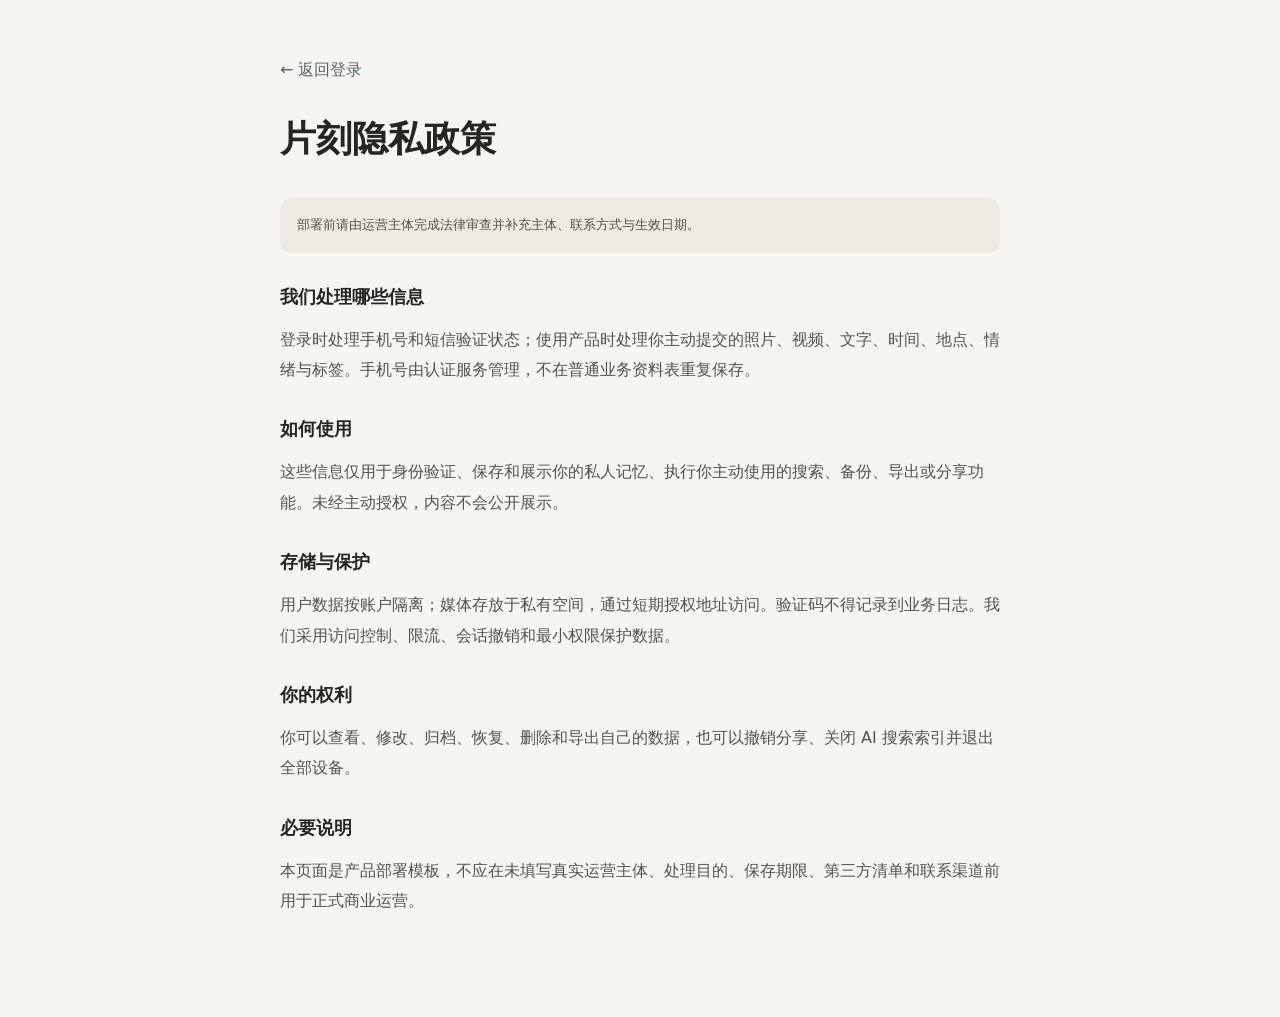
<file: prototype/privacy.html>
<!doctype html><html lang="zh-CN"><head><meta charset="utf-8"><meta name="viewport" content="width=device-width,initial-scale=1"><title>片刻隐私政策</title><link rel="stylesheet" href="legal.css"></head><body><main><a href="index.html#login">← 返回登录</a><h1>片刻隐私政策</h1><p class="updated">部署前请由运营主体完成法律审查并补充主体、联系方式与生效日期。</p><h2>我们处理哪些信息</h2><p>登录时处理手机号和短信验证状态；使用产品时处理你主动提交的照片、视频、文字、时间、地点、情绪与标签。手机号由认证服务管理，不在普通业务资料表重复保存。</p><h2>如何使用</h2><p>这些信息仅用于身份验证、保存和展示你的私人记忆、执行你主动使用的搜索、备份、导出或分享功能。未经主动授权，内容不会公开展示。</p><h2>存储与保护</h2><p>用户数据按账户隔离；媒体存放于私有空间，通过短期授权地址访问。验证码不得记录到业务日志。我们采用访问控制、限流、会话撤销和最小权限保护数据。</p><h2>你的权利</h2><p>你可以查看、修改、归档、恢复、删除和导出自己的数据，也可以撤销分享、关闭 AI 搜索索引并退出全部设备。</p><h2>必要说明</h2><p>本页面是产品部署模板，不应在未填写真实运营主体、处理目的、保存期限、第三方清单和联系渠道前用于正式商业运营。</p></main></body></html>
</file>
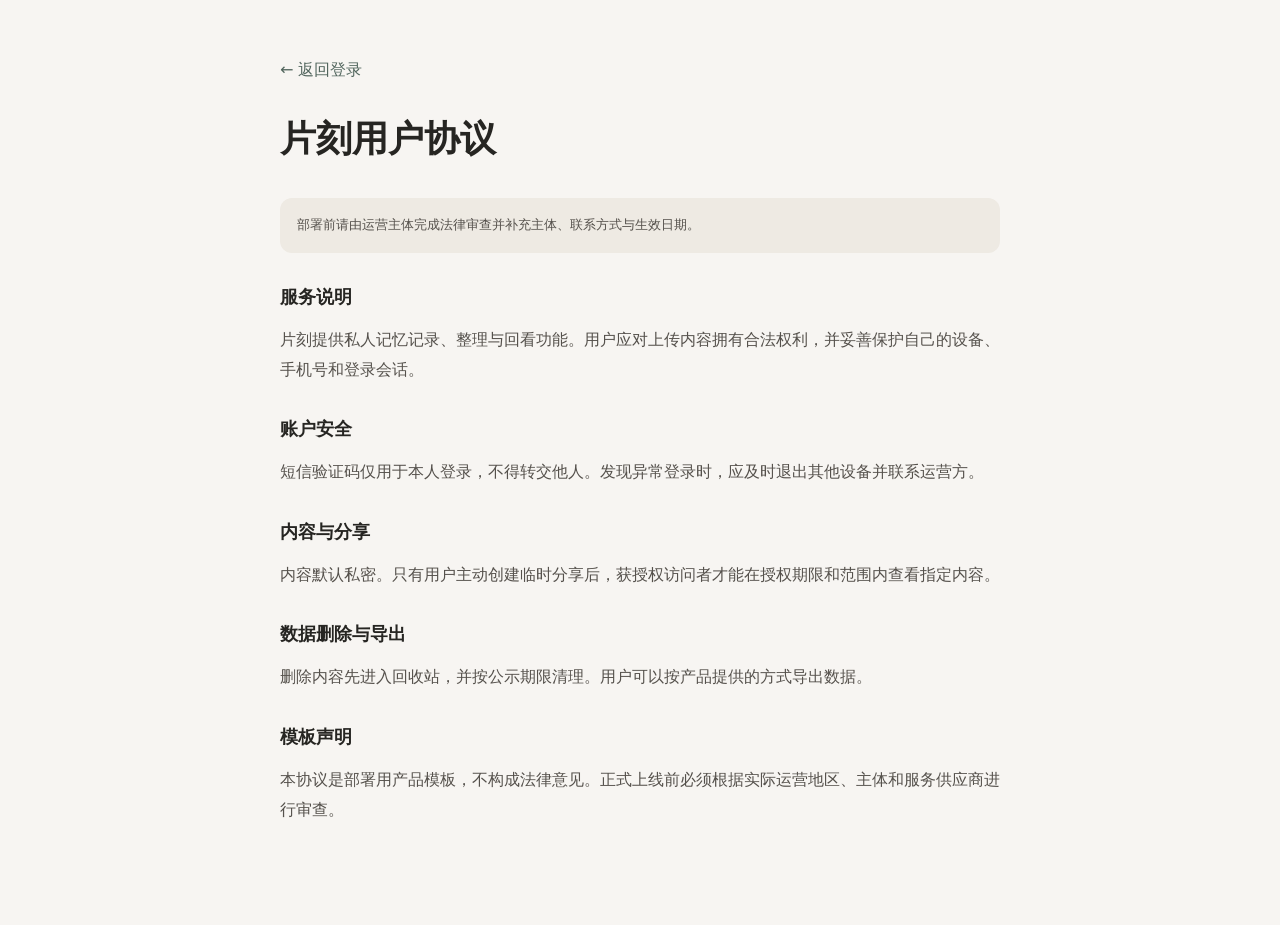
<file: prototype/terms.html>
<!doctype html><html lang="zh-CN"><head><meta charset="utf-8"><meta name="viewport" content="width=device-width,initial-scale=1"><title>片刻用户协议</title><link rel="stylesheet" href="legal.css"></head><body><main><a href="index.html#login">← 返回登录</a><h1>片刻用户协议</h1><p class="updated">部署前请由运营主体完成法律审查并补充主体、联系方式与生效日期。</p><h2>服务说明</h2><p>片刻提供私人记忆记录、整理与回看功能。用户应对上传内容拥有合法权利，并妥善保护自己的设备、手机号和登录会话。</p><h2>账户安全</h2><p>短信验证码仅用于本人登录，不得转交他人。发现异常登录时，应及时退出其他设备并联系运营方。</p><h2>内容与分享</h2><p>内容默认私密。只有用户主动创建临时分享后，获授权访问者才能在授权期限和范围内查看指定内容。</p><h2>数据删除与导出</h2><p>删除内容先进入回收站，并按公示期限清理。用户可以按产品提供的方式导出数据。</p><h2>模板声明</h2><p>本协议是部署用产品模板，不构成法律意见。正式上线前必须根据实际运营地区、主体和服务供应商进行审查。</p></main></body></html>
</file>
<file: prototype/legal.css>
:root{font-family:system-ui,"Noto Sans SC",sans-serif;color:#262522;background:#f7f5f2}body{margin:0}main{width:min(720px,calc(100% - 36px));margin:60px auto 100px}a{color:#51655d;text-decoration:none}h1{font-family:"Noto Serif SC",serif;font-size:36px;margin:34px 0}h2{font-size:18px;margin-top:32px}p{line-height:1.9;color:#55514c}.updated{padding:15px 17px;background:#eeeae3;border-radius:12px;font-size:13px}
</file>
